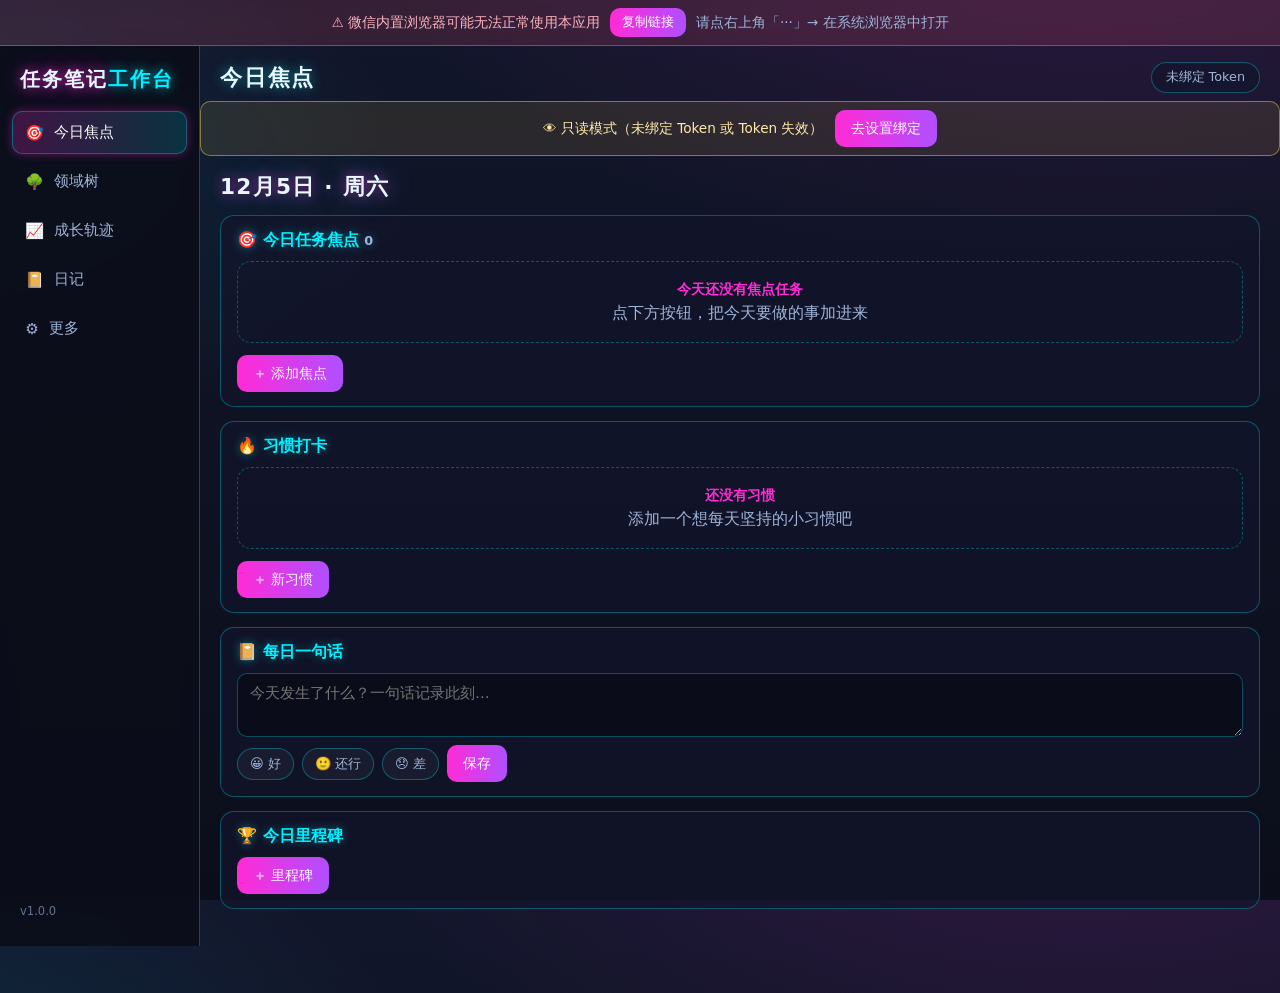
<file: index.html>
<!doctype html>
<html lang="zh-CN">
<head>
<meta charset="UTF-8">
<meta name="viewport" content="width=device-width, initial-scale=1.0, viewport-fit=cover">
<meta http-equiv="Content-Security-Policy" content="default-src 'self'; connect-src 'self' https://api.github.com; img-src 'self' data: blob:; style-src 'self' 'unsafe-inline'; script-src 'self'; media-src 'self' blob:; object-src 'none'; base-uri 'self'; form-action 'self'">
<meta name="theme-color" content="#0b0e1a">
<meta name="apple-mobile-web-app-capable" content="yes">
<meta name="mobile-web-app-capable" content="yes">
<meta name="apple-mobile-web-app-status-bar-style" content="black-translucent">
<meta name="apple-mobile-web-app-title" content="工作台">
<title>任务笔记工作台</title>
<link rel="manifest" href="./manifest.webmanifest?v=2">
<link rel="icon" href="./icons/icon-192.png">
<link rel="apple-touch-icon" href="./icons/icon-180.png">
<link rel="stylesheet" href="./css/style.css?v=2">
</head>
<body>
<div id="wx-banner" class="wx-banner" hidden>
  <span>⚠️ 微信内置浏览器可能无法正常使用本应用</span>
  <button type="button" class="btn" id="wx-copy">复制链接</button>
  <span class="wx-tip">请点右上角「···」→ 在系统浏览器中打开</span>
</div>
<div class="layout">
  <aside class="sidenav">
    <div class="brand">任务笔记<span>工作台</span></div>
    <nav class="side-nav" aria-label="主导航">
      <button type="button" data-view="focus"><span class="nav-ico">🎯</span>今日焦点</button>
      <button type="button" data-view="tree"><span class="nav-ico">🌳</span>领域树</button>
      <button type="button" data-view="timeline"><span class="nav-ico">📈</span>成长轨迹</button>
      <button type="button" data-view="journal"><span class="nav-ico">📔</span>日记</button>
      <button type="button" data-view="more"><span class="nav-ico">⚙️</span>更多</button>
    </nav>
    <div class="side-foot">v1.0.0</div>
  </aside>
  <div class="content">
    <header class="topbar">
      <h1 id="view-title">今日焦点</h1>
      <button type="button" id="sync-status" class="sync-status syncing">…</button>
    </header>
    <div id="sync-banner" class="sync-banner" hidden></div>
    <main id="main"></main>
  </div>
</div>
<nav class="bottom-nav" aria-label="底部导航">
  <div class="nav-inner">
    <button type="button" data-view="focus"><span class="nav-ico">🎯</span>焦点</button>
    <button type="button" data-view="tree"><span class="nav-ico">🌳</span>树</button>
    <button type="button" data-view="timeline"><span class="nav-ico">📈</span>轨迹</button>
    <button type="button" data-view="journal"><span class="nav-ico">📔</span>日记</button>
    <button type="button" data-view="more"><span class="nav-ico">⚙️</span>更多</button>
  </div>
</nav>
<div class="statusbar"><div id="toast" class="toast" hidden></div></div>
<input type="file" id="file-input" hidden>
<input type="file" id="import-input" accept=".json,.html,application/json,text/html" hidden>
<script src="./js/util.js?v=2"></script>
<script src="./js/commit.js?v=2"></script>
<script src="./js/seed.js?v=2"></script>
<script src="./js/model.js?v=2"></script>
<script src="./js/store.js?v=2"></script>
<script src="./js/pwa.js?v=2"></script>
<script src="./js/views/focus.js?v=2"></script>
<script src="./js/views/tree.js?v=2"></script>
<script src="./js/views/timeline.js?v=2"></script>
<script src="./js/views/journal.js?v=2"></script>
<script src="./js/views/more.js?v=2"></script>
<script src="./js/app.js?v=2"></script>
</body>
</html>
</file>
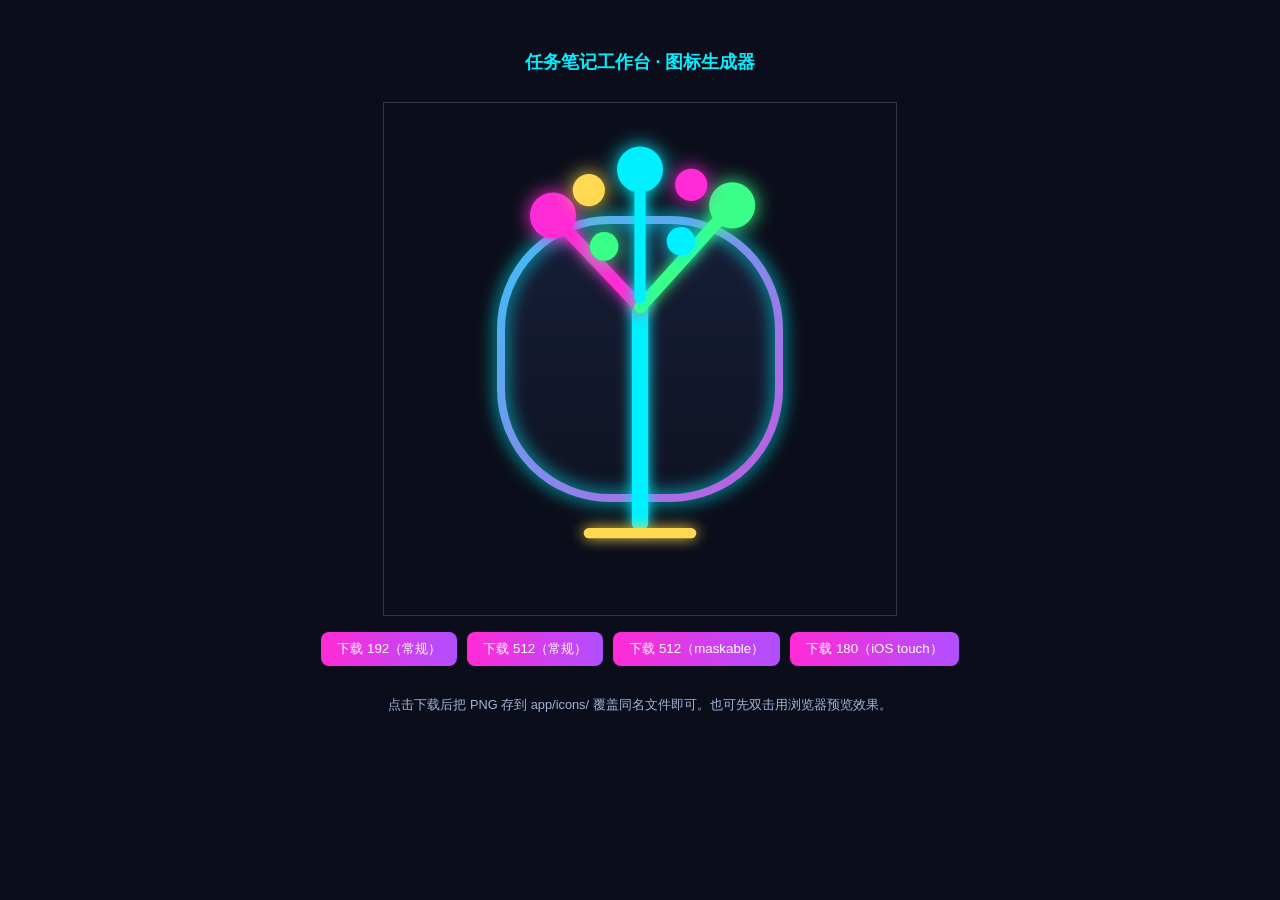
<file: tools/icon-gen.html>
<!doctype html>
<html lang="zh-CN">
<head>
<meta charset="UTF-8">
<meta name="viewport" content="width=device-width, initial-scale=1.0">
<title>工作台图标生成器</title>
<style>
body{background:#0b0e1a;color:#e8f6ff;font-family:"Microsoft YaHei",sans-serif;display:flex;flex-direction:column;align-items:center;padding:30px;gap:16px}
h1{font-size:1.1rem;color:#00f0ff}
canvas{image-rendering:pixelated;border:1px solid #334}
.row{display:flex;gap:10px;flex-wrap:wrap;justify-content:center}
button{background:linear-gradient(90deg,#ff2bd6,#b04fff);color:#fff;border:none;border-radius:8px;padding:8px 16px;cursor:pointer;font-family:inherit}
p{color:#9fb4d8;font-size:.8rem;max-width:560px;line-height:1.7}
</style>
</head>
<body>
<h1>任务笔记工作台 · 图标生成器</h1>
<canvas id="cv" width="512" height="512"></canvas>
<div class="row">
  <button id="d192">下载 192（常规）</button>
  <button id="d512">下载 512（常规）</button>
  <button id="dmask">下载 512（maskable）</button>
  <button id="d180">下载 180（iOS touch）</button>
</div>
<p>点击下载后把 PNG 存到 app/icons/ 覆盖同名文件即可。也可先双击用浏览器预览效果。</p>
<script>
const cv = document.getElementById("cv"), ctx = cv.getContext("2d");
function draw(maskable) {
  const S = 512;
  ctx.clearRect(0, 0, S, S);
  // 背景
  const g = ctx.createLinearGradient(0, 0, 0, S);
  g.addColorStop(0, "#1a2240"); g.addColorStop(1, "#0b0e1a");
  ctx.fillStyle = g;
  const r = maskable ? 0 : Math.round(S * 0.22);
  roundedPath(ctx, r, r, S - 2 * r, S - 2 * r, r);
  ctx.fill();
  // 霓虹渐变描边
  const bg = ctx.createLinearGradient(0, 0, S, S);
  bg.addColorStop(0, "#00f0ff"); bg.addColorStop(1, "#ff2bd6");
  ctx.strokeStyle = bg; ctx.lineWidth = 8; ctx.shadowColor = "#00f0ff"; ctx.shadowBlur = 18;
  roundedPath(ctx, r + 4, r + 4, S - 2 * r - 8, S - 2 * r - 8, r - 4);
  ctx.stroke(); ctx.shadowBlur = 0;
  // 树（三分支 + 发光叶）
  const cx = S / 2, sc = maskable ? 0.74 : 1;
  function line(x0, y0, x1, y1, w, color) {
    ctx.strokeStyle = color; ctx.lineWidth = w; ctx.lineCap = "round";
    ctx.shadowColor = color; ctx.shadowBlur = 14;
    ctx.beginPath(); ctx.moveTo(x0, y0); ctx.lineTo(x1, y1); ctx.stroke();
    ctx.shadowBlur = 0;
  }
  function leaf(x, y, rr, color) {
    ctx.fillStyle = color; ctx.shadowColor = color; ctx.shadowBlur = 20;
    ctx.beginPath(); ctx.arc(x, y, rr, 0, Math.PI * 2); ctx.fill();
    ctx.shadowBlur = 0;
  }
  const base = S * 0.82, top = S * 0.38, off = (1 - sc) * S / 2;
  line(cx, base - off, cx, top + off, S * 0.032 * sc, "#00f0ff");
  line(cx, top * 1.05 + off, cx - S * 0.17, S * 0.22 + off, S * 0.024 * sc, "#ff2bd6");
  line(cx, top * 1.05 + off, cx + S * 0.18, S * 0.20 + off, S * 0.024 * sc, "#39ff88");
  line(cx, top + off, cx, S * 0.13 + off, S * 0.022 * sc, "#00f0ff");
  line(cx - S * 0.10, base + S * 0.02 - off, cx + S * 0.10, base + S * 0.02 - off, S * 0.02 * sc, "#ffd94f");
  const lr = S * 0.045 * sc;
  leaf(cx - S * 0.17, S * 0.22 + off, lr, "#ff2bd6");
  leaf(cx + S * 0.18, S * 0.20 + off, lr, "#39ff88");
  leaf(cx, S * 0.13 + off, lr, "#00f0ff");
  leaf(cx - S * 0.10, S * 0.17 + off, lr * 0.7, "#ffd94f");
  leaf(cx + S * 0.10, S * 0.16 + off, lr * 0.7, "#ff2bd6");
  leaf(cx - S * 0.07, S * 0.28 + off, lr * 0.62, "#39ff88");
  leaf(cx + S * 0.08, S * 0.27 + off, lr * 0.62, "#00f0ff");
}
function roundedPath(c, x, y, w, h, r) {
  c.beginPath();
  c.moveTo(x + r, y);
  c.arcTo(x + w, y, x + w, y + h, r);
  c.arcTo(x + w, y + h, x, y + h, r);
  c.arcTo(x, y + h, x, y, r);
  c.arcTo(x, y, x + w, y, r);
  c.closePath();
}
function dl(size, maskable, name) {
  const off = document.createElement("canvas");
  off.width = off.height = size;
  const octx = off.getContext("2d");
  octx.drawImage(cv, 0, 0, size, size);
  const a = document.createElement("a");
  a.download = name; a.href = off.toDataURL("image/png");
  a.click();
}
draw(false);
document.getElementById("d192").onclick = () => dl(192, false, "icon-192.png");
document.getElementById("d512").onclick = () => dl(512, false, "icon-512.png");
document.getElementById("dmask").onclick = () => { draw(true); setTimeout(() => dl(512, true, "icon-maskable-512.png"), 50); };
document.getElementById("d180").onclick = () => dl(180, false, "icon-180.png");
</script>
</body>
</html>
</file>
<file: css/style.css>
/* 任务笔记工作台 - 霓虹主题样式（UTF-8 无 BOM） */
:root {
  --bg: #0b0e1a; --bg2: #12162b; --panel: rgba(18, 22, 43, .72); --panel-line: rgba(0, 240, 255, .3);
  --neon-cyan: #00f0ff; --neon-pink: #ff2bd6; --neon-green: #39ff88; --neon-yellow: #ffd94f; --neon-purple: #b04fff;
  --text: #e8f6ff; --muted: #9fb4d8; --danger: #ff5f7a; --radius: 14px;
  --nav-h: 64px; --side-w: 200px;
}
* { box-sizing: border-box; margin: 0; padding: 0; }
html, body { height: 100%; }
body {
  font-family: "PingFang SC", "Microsoft YaHei", system-ui, sans-serif; color: var(--text);
  background:
    radial-gradient(1200px 600px at 85% -10%, rgba(255, 43, 214, .12), transparent 60%),
    radial-gradient(1000px 500px at -10% 20%, rgba(0, 240, 255, .1), transparent 55%),
    linear-gradient(180deg, var(--bg2), var(--bg));
  min-height: 100vh; -webkit-tap-highlight-color: transparent;
}
button { font-family: inherit; }

/* ── 布局 ── */
.layout { display: flex; min-height: 100vh; }
.sidenav {
  width: var(--side-w); min-width: var(--side-w); position: sticky; top: 0; height: 100vh;
  background: rgba(11, 14, 26, .92); border-right: 1px solid var(--panel-line);
  display: flex; flex-direction: column; padding: 20px 12px; backdrop-filter: blur(8px); z-index: 40;
}
.brand { font-size: 1.25rem; font-weight: 700; letter-spacing: .1em; text-shadow: 0 0 12px rgba(255, 43, 214, .8), 0 0 30px rgba(255, 43, 214, .4); padding: 0 8px 18px; }
.brand span { color: var(--neon-cyan); text-shadow: 0 0 12px rgba(0, 240, 255, .8); }
.side-nav { display: flex; flex-direction: column; gap: 6px; flex: 1; }
.side-nav button {
  display: flex; align-items: center; gap: 10px; border: 1px solid transparent; background: transparent;
  color: var(--muted); padding: 10px 12px; border-radius: 10px; font-size: .95rem; cursor: pointer; text-align: left; transition: .15s;
}
.side-nav button:hover { background: rgba(255, 255, 255, .05); color: var(--text); }
.side-nav button[aria-selected="true"] {
  background: linear-gradient(90deg, rgba(255, 43, 214, .22), rgba(0, 240, 255, .16));
  border-color: var(--panel-line); color: #fff; box-shadow: 0 0 10px rgba(255, 43, 214, .35);
}
.side-nav button:focus-visible, .bottom-nav button:focus-visible { outline: 2px solid var(--neon-cyan); outline-offset: -2px; }
.side-foot { color: rgba(159, 180, 216, .6); font-size: .72rem; padding: 8px; }
.content { flex: 1; min-width: 0; }

.topbar {
  display: flex; align-items: center; justify-content: space-between; gap: 12px;
  padding: 16px 20px 8px; max-width: 1080px; margin: 0 auto; width: 100%;
}
.topbar h1 { font-size: 1.4rem; letter-spacing: .08em; text-shadow: 0 0 12px rgba(0, 240, 255, .5); }
.sync-status {
  border: 1px solid var(--panel-line); background: var(--panel); color: var(--muted);
  border-radius: 999px; padding: 6px 14px; font-size: .8rem; cursor: pointer; transition: .15s;
}
.sync-status:hover { border-color: var(--neon-cyan); box-shadow: 0 0 8px rgba(0, 240, 255, .35); }
.sync-status.synced { color: var(--neon-green); border-color: rgba(57, 255, 136, .5); }
.sync-status.syncing, .sync-status.saving { color: var(--neon-yellow); border-color: rgba(255, 217, 79, .5); }
.sync-status.unsynced { color: #ff9e4f; border-color: rgba(255, 158, 79, .5); }
.sync-status.error { color: var(--danger); border-color: rgba(255, 95, 122, .5); }
.sync-status.offline, .sync-status.readonly { color: var(--muted); }
.sync-status.warn { color: var(--neon-yellow); }

.sync-banner {
  display: flex; align-items: center; justify-content: center; gap: 12px; flex-wrap: wrap;
  margin: 0 auto; max-width: 1080px; padding: 8px 16px;
  background: rgba(255, 217, 79, .1); border: 1px solid rgba(255, 217, 79, .45); border-radius: 10px;
  font-size: .85rem; color: #ffe9a8;
}
.wx-banner {
  display: flex; align-items: center; justify-content: center; gap: 10px; flex-wrap: wrap;
  padding: 8px 16px; background: rgba(255, 95, 122, .15); border-bottom: 1px solid rgba(255, 95, 122, .5);
  font-size: .85rem; color: #ffb3c0; position: sticky; top: 0; z-index: 70; backdrop-filter: blur(8px);
}
.wx-banner .wx-tip { color: var(--muted); }
.wx-banner .btn { padding: 6px 12px; font-size: .8rem; }

main { max-width: 1080px; margin: 0 auto; padding: 10px 20px 70px; }
@media (max-width: 768px) {
  .sidenav { display: none; }
  .topbar { padding: 12px 14px 6px; position: sticky; top: 0; z-index: 55; background: rgba(11, 14, 26, .92); backdrop-filter: blur(8px); }
  .topbar h1 { font-size: 1.15rem; }
  main { padding: 8px 12px calc(var(--nav-h) + 24px + env(safe-area-inset-bottom)); max-width: none; }
}

/* ── 底部导航（移动端） ── */
.bottom-nav { display: none; }
@media (max-width: 768px) {
  .bottom-nav {
    display: block; position: fixed; left: 0; right: 0; bottom: 0; z-index: 60;
    background: rgba(11, 14, 26, .96); border-top: 1px solid var(--panel-line);
    padding-bottom: env(safe-area-inset-bottom); backdrop-filter: blur(8px);
  }
  .bottom-nav .nav-inner { display: grid; grid-template-columns: repeat(5, 1fr); }
  .bottom-nav button {
    border: none; background: transparent; color: var(--muted); min-height: calc(var(--nav-h) - 8px);
    padding: 8px 2px 6px; font-size: .7rem; cursor: pointer; display: flex; flex-direction: column; align-items: center; gap: 2px;
  }
  .bottom-nav button .nav-ico { font-size: 1.25rem; line-height: 1.2; }
  .bottom-nav button[aria-selected="true"] { color: var(--neon-pink); text-shadow: 0 0 8px rgba(255, 43, 214, .7); }
}

/* ── 通用组件 ── */
.card { background: var(--panel); border: 1px solid var(--panel-line); border-radius: var(--radius); padding: 14px 16px; margin-bottom: 14px; }
.card h2 { font-size: 1rem; color: var(--neon-cyan); margin-bottom: 10px; text-shadow: 0 0 10px rgba(0, 240, 255, .4); }
.card h2 .count { font-size: .8rem; color: var(--muted); }
.muted { color: var(--muted); font-size: .82rem; line-height: 1.7; }
.muted b { color: var(--text); }
.empty { text-align: center; padding: 40px 20px; color: var(--muted); border: 1px dashed var(--panel-line); border-radius: var(--radius); margin-bottom: 12px; }
.empty strong { color: var(--neon-pink); display: block; font-size: 1.05rem; margin-bottom: 8px; }
.empty.small { padding: 18px 12px; }
.empty.small strong { font-size: .9rem; margin-bottom: 4px; }
.btn {
  border: none; border-radius: 10px; padding: 9px 16px; font-size: .88rem; cursor: pointer;
  background: linear-gradient(90deg, var(--neon-pink), var(--neon-purple)); color: #fff; transition: .15s;
}
.btn:hover { box-shadow: 0 0 12px rgba(255, 43, 214, .6); }
.btn:focus-visible { outline: 2px solid var(--neon-cyan); outline-offset: 2px; }
.btn:disabled { opacity: .5; cursor: not-allowed; box-shadow: none; }
.btn.ghost { background: transparent; border: 1px solid var(--panel-line); color: var(--muted); }
.btn.ghost:hover { box-shadow: 0 0 10px rgba(0, 240, 255, .35); color: var(--text); }
.btn.ghost.danger-ghost:hover { border-color: var(--danger); color: var(--danger); box-shadow: 0 0 10px rgba(255, 95, 122, .4); }
.btn.ghost.on { color: var(--neon-pink); border-color: rgba(255, 43, 214, .6); }
.icon-btn {
  border: 1px solid var(--panel-line); background: rgba(255, 255, 255, .04); color: var(--text);
  border-radius: 10px; min-width: 38px; min-height: 38px; padding: 0 10px; cursor: pointer; font-size: .85rem; transition: .15s; flex-shrink: 0;
}
.icon-btn:hover { border-color: var(--neon-cyan); box-shadow: 0 0 8px rgba(0, 240, 255, .4); }
.icon-btn.danger:hover { border-color: var(--danger); box-shadow: 0 0 8px rgba(255, 95, 122, .5); }
.icon-btn.focused { border-color: var(--neon-yellow); color: var(--neon-yellow); box-shadow: 0 0 8px rgba(255, 217, 79, .4); }
.icon-btn:disabled { opacity: .45; cursor: not-allowed; box-shadow: none; }
.row { display: flex; gap: 8px; flex-wrap: wrap; align-items: center; }
.row-btns { display: flex; gap: 8px; flex-wrap: wrap; margin-top: 10px; }
.chips { display: flex; gap: 8px; flex-wrap: wrap; align-items: center; margin-bottom: 12px; }
.chip {
  border: 1px solid var(--panel-line); background: var(--panel); color: var(--muted);
  border-radius: 999px; padding: 6px 14px; font-size: .85rem; cursor: pointer; transition: .15s;
}
.chip.on { background: linear-gradient(90deg, rgba(255, 43, 214, .3), rgba(0, 240, 255, .25)); color: #fff; border-color: rgba(255, 43, 214, .5); box-shadow: 0 0 8px rgba(255, 43, 214, .35); }
.chip:hover { border-color: var(--neon-cyan); }
.add-ms { margin-left: auto; }
.text-input, .node-edit input[type=text], .node-edit input[type=date], .node-edit textarea, .note-editor textarea {
  width: 100%; background: rgba(0, 0, 0, .35); border: 1px solid var(--panel-line); border-radius: 10px;
  color: var(--text); padding: 10px 12px; font-size: .92rem; font-family: inherit;
}
.node-edit textarea, .note-editor textarea { min-height: 64px; resize: vertical; }
.node-edit input:focus, .node-edit textarea:focus, .note-editor textarea:focus, .text-input:focus {
  outline: none; border-color: var(--neon-cyan); box-shadow: 0 0 8px rgba(0, 240, 255, .4);
}
.node-edit { display: flex; flex-direction: column; gap: 8px; }
.node-edit .row, .note-editor .row { margin-top: 2px; }
.node-edit select { background: rgba(0, 0, 0, .35); border: 1px solid var(--panel-line); border-radius: 10px; color: var(--text); padding: 8px 10px; font-family: inherit; }
.note-editor { display: flex; flex-direction: column; gap: 6px; margin-top: 8px; }
.note-editor .tip { color: rgba(159, 180, 216, .7); font-size: .72rem; }
.badge { font-size: .7rem; padding: 2px 8px; border-radius: 999px; border: 1px solid; white-space: nowrap; flex-shrink: 0; }
.badge.domain { color: var(--neon-yellow); border-color: rgba(255, 217, 79, .6); }
.badge.todo { color: var(--neon-cyan); border-color: rgba(0, 240, 255, .6); }
.badge.inprogress { color: var(--neon-pink); border-color: rgba(255, 43, 214, .6); }
.badge.done { color: #7dffb0; border-color: rgba(125, 255, 176, .6); }
.badge.milestone { color: var(--neon-yellow); border-color: rgba(255, 217, 79, .7); background: rgba(255, 217, 79, .08); }
.badge-btn { background: transparent; cursor: pointer; font-family: inherit; }
.badge-btn:hover { box-shadow: 0 0 8px currentColor; }

/* ── 任务树 ── */
.tree { display: flex; flex-direction: column; gap: 10px; }
.node { background: var(--panel); border: 1px solid var(--panel-line); border-radius: var(--radius); padding: 10px 12px; }
.node-row { display: flex; align-items: flex-start; gap: 8px; }
.node-children { margin: 8px 0 2px 18px; padding-left: 12px; border-left: 2px solid rgba(255, 43, 214, .25); display: flex; flex-direction: column; gap: 8px; }
.node-title { font-weight: 600; flex: 1; min-width: 0; word-break: break-word; }
.node-title.done { color: var(--muted); text-decoration: line-through; }
.node-note { color: var(--muted); font-size: .85rem; margin-top: 6px; white-space: pre-wrap; word-break: break-word; }
.node-meta { color: rgba(159, 180, 216, .7); font-size: .72rem; margin-top: 4px; }
.node-actions { display: flex; gap: 6px; flex-wrap: wrap; margin-top: 8px; }
.check {
  appearance: none; width: 26px; height: 26px; min-width: 26px; border-radius: 8px; margin-top: 4px;
  border: 2px solid var(--neon-cyan); background: transparent; cursor: pointer; position: relative; flex-shrink: 0;
}
.check:checked { background: var(--neon-cyan); box-shadow: 0 0 10px rgba(0, 240, 255, .7); }
.check:checked::after { content: "✓"; position: absolute; inset: 0; display: flex; align-items: center; justify-content: center; color: #0a1520; font-weight: 700; }
.check:focus-visible { outline: 2px solid #fff; outline-offset: 2px; }
.add-root { margin-top: 14px; }
.drill { display: flex; align-items: center; gap: 8px; margin-bottom: 10px; }
.drill .crumb { color: var(--muted); font-size: .85rem; word-break: break-all; }
.att-list { margin-top: 8px; display: flex; flex-wrap: wrap; gap: 8px; }
.att-item { display: flex; flex-direction: column; gap: 4px; background: rgba(0, 0, 0, .3); border: 1px solid var(--panel-line); border-radius: 10px; padding: 6px; max-width: 160px; }
.att-item img { width: 130px; height: 98px; object-fit: cover; border-radius: 6px; background: rgba(0, 0, 0, .4); display: block; }
.att-item .att-name { font-size: .7rem; color: var(--muted); word-break: break-all; max-width: 140px; }
.att-item .att-acts { display: flex; gap: 4px; flex-wrap: wrap; }
.att-item .icon-btn { min-width: 0; min-height: 28px; font-size: .72rem; padding: 2px 8px; }
.att-thumb-unavailable { display: flex; align-items: center; justify-content: center; width: 130px; height: 98px; color: var(--muted); font-size: .75rem; text-align: center; }
.att-ws { margin-top: 6px; font-size: .78rem; color: var(--neon-cyan); word-break: break-all; }
.nav-btn { display: none; }
@media (max-width: 768px) {
  .nav-btn { display: inline-flex; }
  .node-children { margin-left: 8px; padding-left: 8px; }
  .node-actions .icon-btn { min-height: 40px; }
  .icon-btn { min-width: 40px; min-height: 40px; }
}

/* ── 今日焦点 ── */
.focus-date { font-size: 1.35rem; font-weight: 700; letter-spacing: .06em; margin: 6px 0 14px; text-shadow: 0 0 14px rgba(255, 43, 214, .6), 0 0 30px rgba(0, 240, 255, .35); }
.celebrate {
  text-align: center; padding: 14px; margin-bottom: 14px; border-radius: var(--radius);
  background: linear-gradient(90deg, rgba(57, 255, 136, .15), rgba(0, 240, 255, .15));
  border: 1px solid rgba(57, 255, 136, .6); color: #7dffb0; font-size: 1rem; font-weight: 700;
  box-shadow: 0 0 18px rgba(57, 255, 136, .3); animation: glow-pulse 2s ease-in-out infinite;
}
@keyframes glow-pulse { 0%, 100% { box-shadow: 0 0 10px rgba(57, 255, 136, .25); } 50% { box-shadow: 0 0 24px rgba(57, 255, 136, .5); } }
.focus-list { display: flex; flex-direction: column; gap: 8px; }
.focus-row { display: flex; align-items: flex-start; gap: 10px; background: rgba(0, 0, 0, .25); border: 1px solid var(--panel-line); border-radius: 12px; padding: 10px 12px; }
.focus-row .check { margin-top: 0; }
.focus-main { flex: 1; min-width: 0; }
.focus-crumb { color: rgba(159, 180, 216, .7); font-size: .72rem; margin-top: 3px; word-break: break-all; }
.picker { margin-top: 10px; border: 1px dashed var(--panel-line); border-radius: 10px; padding: 8px; max-height: 300px; overflow-y: auto; background: rgba(0, 0, 0, .25); }
.picker-row { display: flex; align-items: center; gap: 10px; padding: 7px 8px; border-radius: 8px; cursor: pointer; font-size: .88rem; }
.picker-row:hover { background: rgba(255, 255, 255, .05); }
.picker-row input { accent-color: var(--neon-pink); }
.picker-title { white-space: nowrap; }
.picker-crumb { color: rgba(159, 180, 216, .65); font-size: .72rem; overflow: hidden; text-overflow: ellipsis; white-space: nowrap; flex: 1; }
.picker .row-btns { margin-top: 8px; }
.carry-list { display: flex; flex-direction: column; gap: 6px; }
.carry-row { display: flex; align-items: center; justify-content: space-between; gap: 10px; background: rgba(255, 217, 79, .06); border: 1px solid rgba(255, 217, 79, .3); border-radius: 10px; padding: 8px 12px; }
.carry-title { font-size: .9rem; }
.habit-list { display: grid; grid-template-columns: repeat(auto-fill, minmax(220px, 1fr)); gap: 10px; }
.habit-card { background: rgba(0, 0, 0, .25); border: 1px solid var(--panel-line); border-radius: 12px; padding: 12px; display: flex; flex-direction: column; gap: 8px; }
.habit-head { display: flex; align-items: center; gap: 8px; }
.habit-dot { width: 10px; height: 10px; border-radius: 50%; box-shadow: 0 0 8px currentColor; flex-shrink: 0; }
.habit-title { font-weight: 600; flex: 1; min-width: 0; word-break: break-word; }
.habit-del { min-width: 30px; min-height: 30px; padding: 0; font-size: .8rem; }
.habit-stats { color: var(--muted); font-size: .8rem; }
.habit-stats b { color: var(--neon-yellow); font-size: 1rem; }
.habit-week { display: flex; gap: 6px; }
.h-dot { width: 10px; height: 10px; border-radius: 50%; background: rgba(255, 255, 255, .12); }
.h-dot.on { border: none; }
.habit-check { width: 100%; }
.habit-check.checked { background: linear-gradient(90deg, #1d7a4f, var(--neon-green)); color: #06281a; font-weight: 700; }
.journal-show .journal-text { font-size: 1.05rem; line-height: 1.7; white-space: pre-wrap; word-break: break-word; }
.journal-meta { color: var(--muted); font-size: .78rem; margin-top: 6px; }
.mood-btn {
  border: 1px solid var(--panel-line); background: rgba(255, 255, 255, .04); color: var(--muted);
  border-radius: 999px; padding: 6px 12px; font-size: .82rem; cursor: pointer; transition: .15s;
}
.mood-btn.on { color: var(--neon-pink); border-color: rgba(255, 43, 214, .6); box-shadow: 0 0 8px rgba(255, 43, 214, .4); }
.ms-list { display: flex; flex-direction: column; gap: 8px; }
.ms-card { background: linear-gradient(90deg, rgba(255, 217, 79, .1), rgba(255, 43, 214, .08)); border: 1px solid rgba(255, 217, 79, .5); border-radius: 12px; padding: 10px 12px; box-shadow: 0 0 12px rgba(255, 217, 79, .15); }
.ms-head { display: flex; align-items: center; gap: 8px; flex-wrap: wrap; }
.ms-icon { font-size: 1.1rem; }
.ms-title { font-weight: 600; flex: 1; min-width: 0; }

/* ── 成长轨迹 ── */
.timeline { display: flex; flex-direction: column; gap: 10px; }
.tl-item { background: var(--panel); border: 1px solid var(--panel-line); border-radius: var(--radius); padding: 12px 14px; display: flex; gap: 12px; align-items: flex-start; }
.tl-dot { width: 12px; height: 12px; min-width: 12px; border-radius: 50%; margin-top: 5px; background: var(--neon-cyan); box-shadow: 0 0 8px var(--neon-cyan); }
.tl-dot.pink { background: var(--neon-pink); box-shadow: 0 0 8px var(--neon-pink); }
.tl-dot.gold { background: var(--neon-yellow); box-shadow: 0 0 10px var(--neon-yellow); }
.tl-main { flex: 1; min-width: 0; }
.tl-time { color: var(--muted); font-size: .78rem; margin-top: 2px; }
.tl-head { display: flex; align-items: center; gap: 8px; flex-wrap: wrap; }
.tl-link { color: var(--neon-cyan); font-size: .78rem; margin-top: 4px; }
.ms-item { background: linear-gradient(90deg, rgba(255, 217, 79, .1), rgba(255, 43, 214, .07)); border-color: rgba(255, 217, 79, .55); box-shadow: 0 0 14px rgba(255, 217, 79, .18); }

/* ── 日记 ── */
.cal-nav { display: flex; align-items: center; gap: 10px; margin-bottom: 10px; }
.cal-title { font-weight: 700; font-size: 1.05rem; flex: 1; }
.year-btn { font-size: .8rem; padding: 6px 12px; }
.cal-grid { display: grid; grid-template-columns: repeat(7, 1fr); gap: 4px; margin-bottom: 12px; }
.cal-wd { text-align: center; color: var(--muted); font-size: .75rem; padding: 4px 0; }
.cal-day {
  position: relative; border: 1px solid transparent; background: rgba(255, 255, 255, .03); border-radius: 10px;
  min-height: 46px; cursor: pointer; color: var(--text); display: flex; flex-direction: column; align-items: center; justify-content: center; gap: 2px; transition: .12s;
}
.cal-day:hover { border-color: var(--panel-line); }
.cal-day.blank { background: transparent; cursor: default; }
.cal-day.sel { border-color: var(--neon-pink); box-shadow: 0 0 10px rgba(255, 43, 214, .35); }
.cal-day.today { border-color: var(--neon-cyan); }
.cal-num { font-size: .85rem; }
.cal-dot { width: 6px; height: 6px; border-radius: 50%; }
.cal-dot.on { background: var(--neon-cyan); box-shadow: 0 0 5px var(--neon-cyan); }
.cal-dot.mood-good { background: var(--neon-green); box-shadow: 0 0 5px var(--neon-green); }
.cal-dot.mood-bad { background: var(--danger); box-shadow: 0 0 5px var(--danger); }
.cal-dot.mood-ok { background: var(--neon-yellow); box-shadow: 0 0 5px var(--neon-yellow); }
.stats-row { display: grid; grid-template-columns: repeat(3, 1fr); gap: 8px; margin-bottom: 12px; }
.stat { background: rgba(0, 0, 0, .25); border: 1px solid var(--panel-line); border-radius: 12px; padding: 12px; text-align: center; }
.stat b { display: block; font-size: 1.3rem; color: var(--neon-cyan); text-shadow: 0 0 10px rgba(0, 240, 255, .5); margin-bottom: 4px; }
.stat span { color: var(--muted); font-size: .75rem; }
.yag-card { background: rgba(0, 240, 255, .07); border: 1px solid rgba(0, 240, 255, .4); border-radius: 12px; padding: 10px 12px; font-size: .88rem; margin-bottom: 12px; line-height: 1.6; }
.ym-group { margin-bottom: 14px; }
.ym-head { color: var(--neon-pink); font-size: .9rem; font-weight: 700; margin-bottom: 6px; }
.ym-entry { display: flex; gap: 10px; align-items: baseline; padding: 6px 0; border-bottom: 1px dashed rgba(159, 180, 216, .15); font-size: .85rem; }
.ym-date { color: var(--muted); white-space: nowrap; flex-shrink: 0; }
.ym-text { flex: 1; line-height: 1.6; word-break: break-word; }

/* ── 更多 ── */
.details { margin-top: 10px; }
.details summary { cursor: pointer; color: var(--neon-cyan); font-size: .85rem; }
.guide { margin: 8px 0 0 18px; color: var(--muted); font-size: .82rem; line-height: 1.9; }
.token-result { margin-top: 8px; font-size: .85rem; }
.token-result.ok { color: #7dffb0; }
.token-result.err { color: var(--danger); }
#token-input { max-width: 480px; flex: 1; min-width: 200px; }

/* ── Toast ── */
.statusbar { position: fixed; left: 0; right: 0; bottom: 0; z-index: 80; display: flex; justify-content: center; pointer-events: none; }
.statusbar .toast { pointer-events: auto; margin: 10px; padding: 10px 18px; border-radius: 999px; font-size: .85rem; background: rgba(14, 17, 32, .94); border: 1px solid var(--panel-line); box-shadow: 0 0 16px rgba(0, 0, 0, .5); max-width: 90vw; }
.toast.saving { color: var(--neon-yellow); border-color: rgba(255, 217, 79, .6); }
.toast.saved { color: #7dffb0; border-color: rgba(125, 255, 176, .6); }
.toast.error { color: var(--danger); border-color: var(--danger); }
@media (max-width: 768px) { .statusbar { bottom: calc(var(--nav-h) + env(safe-area-inset-bottom)); } }
</file>
